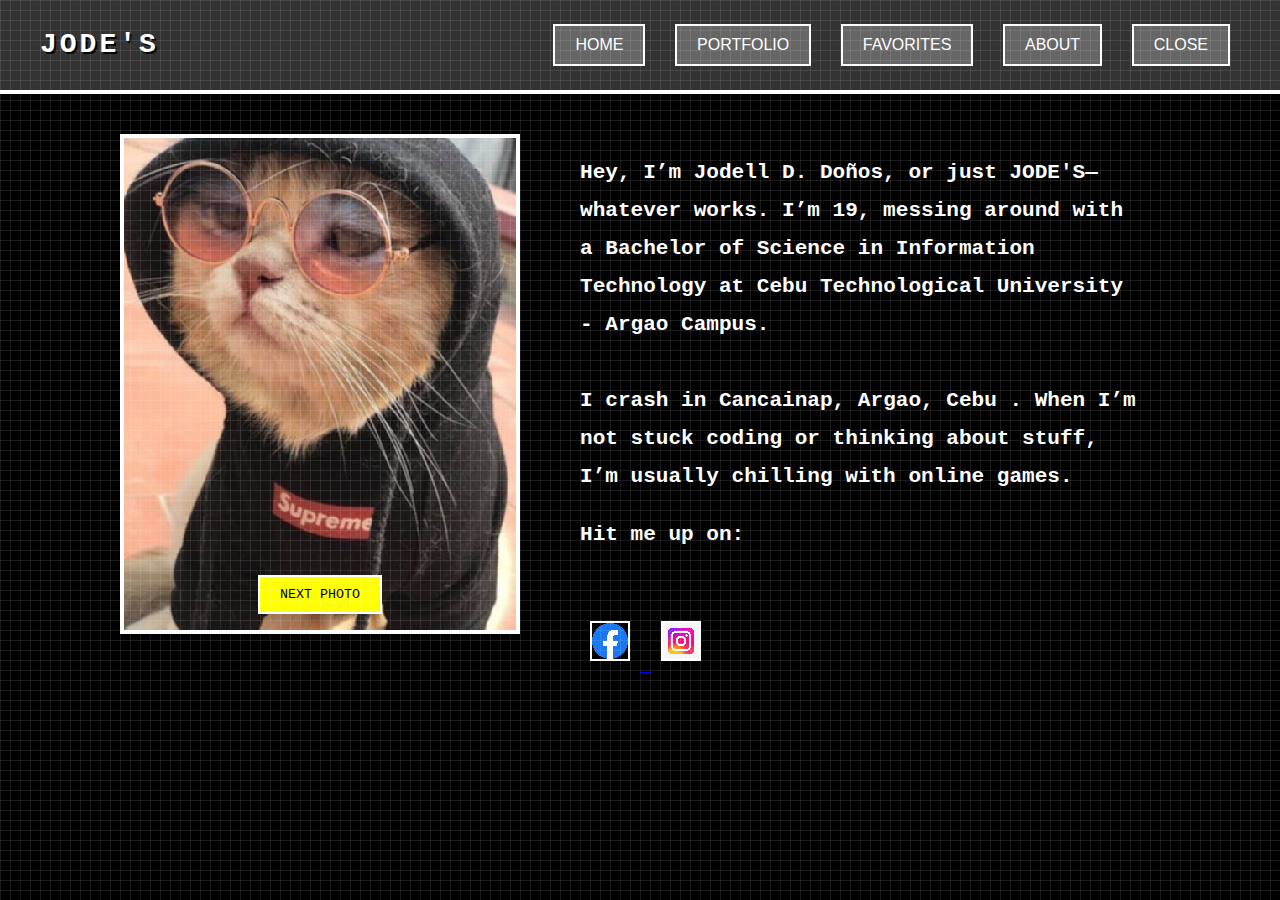
<file: index.html>
<!DOCTYPE html>
<html lang="en">
<head>
    <meta charset="UTF-8">
    <meta name="viewport" content="width=device-width, initial-scale=1.0">
    <title>Doños - Website</title>
    <link rel="stylesheet" href="styles.css">
</head>
<body>
    <!-- Navigation Buttons -->
    <nav class="main-nav">
        <div class="nav-name"><h1>JODE'S</h1></div>
        <div class="main-navs">
            <button onclick="showSection('homepage')">Home</button>
            <button onclick="showSection('portfolio')">Portfolio</button>
            <button onclick="showSection('favorites')">Favorites</button>
            <button onclick="showSection('about')">About</button>
            <button onclick="self.close()">close</button>
        </div>
    </nav>
    <!-- Homepage Section -->
    <section id="homepage">
        <div class="homepage-container">
            <div class="carousel">
                <div class="slides">
                    <img src="pic4.jpg" alt="Profile 1" class="active">
                    <img src="pic1.jpg" alt="Profile 2">
                    <img src="pic3.jpg" alt="Profile 3">
                    <img src="pic4.jpg" alt="Profile 4">
                </div>
                <button class="distribute-btn" onclick="nextSlide()">Next Photo</button>     
            </div>
            <div class="intro">
                <h3>Hey, I’m Jodell D. Doños, or just <strong>JODE'S</strong>—whatever works.
                 I’m 19, messing around with a Bachelor of Science in Information Technology at <strong>
                Cebu Technological University</strong> - Argao Campus.<br>
                <br> I crash in <strong>Cancainap, Argao, Cebu</strong>
                . When I’m not stuck coding or thinking about stuff, I’m usually chilling with online games.</h3>
                <h3>Hit me up on:<br><br></h3>
                <div class="social-links">
                    <a href="https://www.facebook.com/jodell.dejan">
                        <img src="fb.webp" alt="Facebook Logo" class="social-icon">
                    </a>
                    <a href="https://www.instagram.com/jodes_del/">
                        <img src="insta.avif" alt="Instagram Logo" class="social-icon">
                    </a>
                </div>
            </div>
        </div>
    </section>

    <!-- Portfolio Section -->
    <section id="portfolio" class="hidden">
        <h2>Brain Master Challenge</h2>
        <br>
        <p>Pick your Choice</p>
        <div class="challenge-buttons">
            <button onclick="convertCelsiusToFahrenheit()">Temperature Converter</button>
            <button onclick="CompareWord()">The Longer Word</button>
            <button onclick="yourBirthStone()">Know My Birthstone</button>
            <button onclick="BasicMathOps()">Basic Operators</button>
            <button onclick="ComputeAcceleration()">Compute for Acceleration</button>
        </div>
    </section>

    <!-- Favorites Section -->
    <section id="favorites" class="hidden">
        <iframe src="favs.html" width="100%" height="1850px" frameborder="0" scrolling="no" style="display: block;"></iframe>
    </section>

    <!-- About Section -->
    <section id="about" class="hidden"> 
        <div class="about-container"> 
            <div class="about-em">
                <p>Hey, I’m <strong>Jodell D. Doños</strong>—19 years old and charging toward a Bachelor of Science in Information Technology at 
                    <strong>Cebu Technological University - Argao Campus</strong>. I’m rooted in <strong>Cancainap, Argao, Cebu</strong>
                    , and I’m kinda obsessed with tech—think web development, cutting-edge digital trends, and everything that makes the internet tick.<br><br>
                    I’m in my second year, diving deep into programming, information management, networking, and web dev. My school projects? 
                    They’ve sharpened my problem-solving and critical-thinking skills to a razor’s edge.<br><br>
                    I wield a little bit <strong>HTML, CSS, and JavaScript</strong> 
                    like tools of the trade. When I’m not conquering code, I’m dominating online games—my way of passing time and recharging.<br><br>
                    My endgame? To rise as a SSS-Rank software developer, crafting groundbreaking projects that will *shape* the future. I’m relentless—always learning, always surpassing my limits of this fast-moving tech universe.</p>
            </div>
        </div> 
    </section>
    <script>
        function convertCelsiusToFahrenheit() {
            let num1 = parseFloat(prompt("Enter number of Celsius"));
            if (isNaN(num1)){
                alert("Invalid. input a number");
            }
            else{
            let temp_F = (num1 * 1.8 + 32).toFixed(2);
            alert(`${num1}°C converted into ${temp_F}°F`);
            }
        }
        function ComputeAcceleration() {
            let iv = parseFloat(prompt("Enter Initial Velocity in m/s or meter per second"));
            let fv = parseFloat(prompt("Enter Final Velocity in m/s or meter per second"));
            let ct = parseFloat(prompt("Enter Change in time in seconds"));
            if(isNaN(iv)||isNaN(fv)||isNaN(ct)){
            alert("Invalid. Input valid input")
            }
            else{
            let acceleration = ((fv - iv) / ct).toFixed(2);
            alert(`Acceleration is ${acceleration} meters every second.`);    
            }
        }
        function BasicMathOps() {
            let num1 = parseFloat(prompt("Enter First Number"));
            let num2 = parseFloat(prompt("Enter Second Number"));
            let operator = prompt("Choose operator:\nM- Multiplication\nD- Division\nA- Addition\nS- Subtraction").toUpperCase();
            let result;
            switch(operator) {
                case 'M':
                    result = num1 * num2;
                    break;
                case 'D':
                    if (num2 == 0) {
                        result = "Second Number must not be zero or less than 0";
                    } else {
                        result = num1 / num2;
                    }
                    break;
                case 'A':
                    result = num1 + num2;
                    break;
                case 'S':
                    result = num1 - num2;
                    break;
                default:
                    result = "Invalid operator";
                    break;
            }
            if(isNaN(num1)||isNaN(num2)){
                alert("Invalid. Input a valid input")
            }
            else{
            alert(`Result: ${result}`);
            }  
        }
        function yourBirthStone() {
            let month = prompt("Enter your birthmonth (january, february...)").toLowerCase().trim();
            let a;
            switch(month) {
                case "january":
                    a = "Garnet";
                    break;
                case "february":
                    a = "Amethyst";
                    break;
                case "march":
                    a = "Aquamarine";
                    break;
                case "april":
                    a = "Diamond";
                    break;
                case "may":
                    a = "Emerald";
                    break;
                case "june":
                    a = "Alexandrite & Pearl";
                    break;
                case "july":
                    a = "Ruby";
                    break;
                case "august":
                    a = "Peridot";
                    break;
                case "september":
                    a = "Sapphire";
                    break;
                case "october":
                    a = "Opal & Tourmaline";
                    break;
                case "november":
                    a = "Citrine & Topaz";
                    break;
                case "december":
                    a = "Blue Zircon, Turquoise, & Tanzanite";
                    break;
                default:
                    alert("Invalid month input");
                    return;
            }
            alert(`Your Birthstone is ${a}`);
        }
        function CompareWord() {
                let word1 = prompt("Enter first word").trim();
                let word2 = prompt("Enter second word").trim();
                if(!isNaN(word1)||!isNaN(word1)){
                    alert("Invalid. Input a valid input");
                }
                else if (word1.length > word2.length) {
                    alert(`The word "${word1}" is longer than "${word2}".`);
                } else if (word1.length < word2.length) {
                    alert(`The word "${word2}" is longer than "${word1}".`);
                } else{
                    alert(`The words "${word1}" and "${word2}" have equal length.`);
                }
            }
        function showSection(sectionId) {
            document.querySelectorAll('section').forEach(section => {
                section.classList.add('hidden');
            });
            document.getElementById(sectionId).classList.remove('hidden');
        }
        let currentSlide = 0;
        const slides = document.querySelectorAll('.slides img');
        const totalSlides = slides.length;

        function showSlide(index) {
            slides.forEach((slide, i) => {
                slide.classList.remove('active');
                if (i === index) {
                    slide.classList.add('active');
                }
            });
        }
        function nextSlide() {
            currentSlide = (currentSlide + 1) % totalSlides;
            showSlide(currentSlide);
        }
        function startCarousel() {
            setInterval(() => {
                nextSlide();
            }, 1000); 
        }
        document.addEventListener('DOMContentLoaded', () => {
            showSlide(currentSlide);
            startCarousel();
        });
    </script>
</body>
</html>
</file>
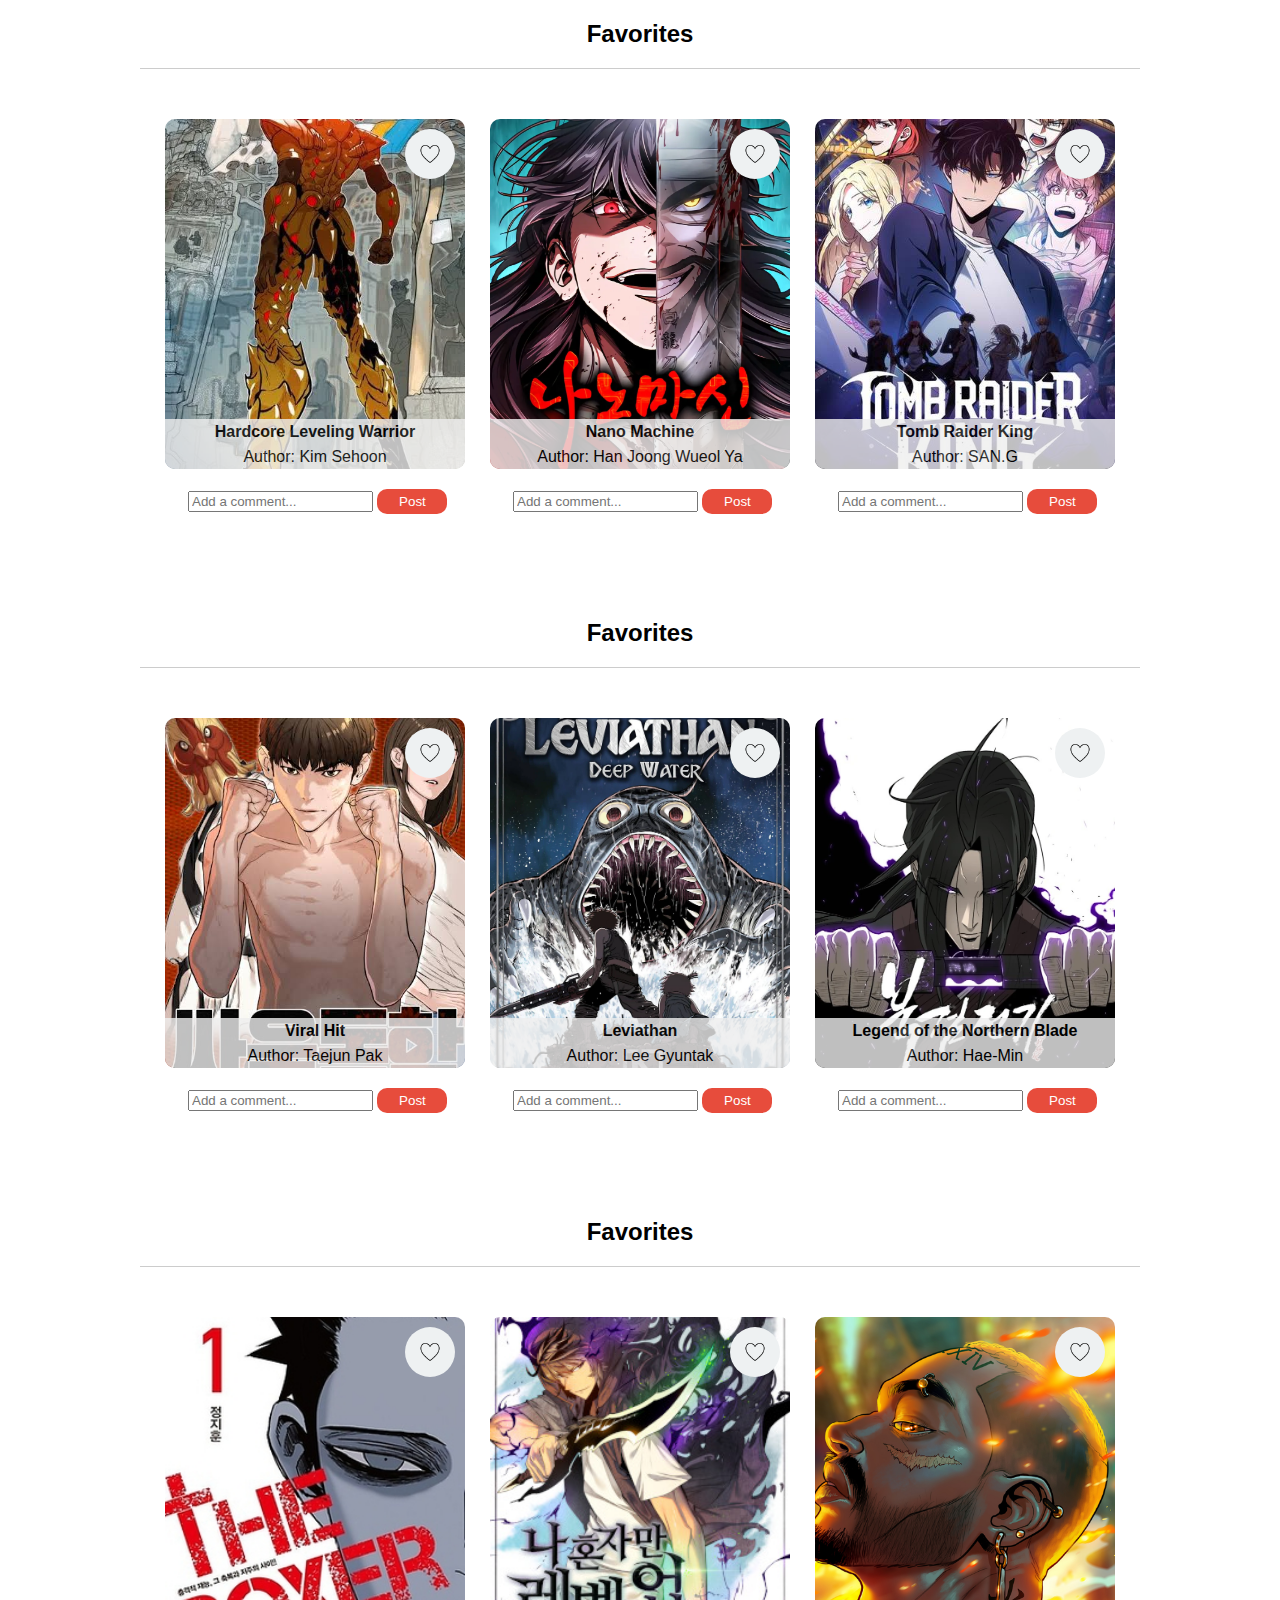
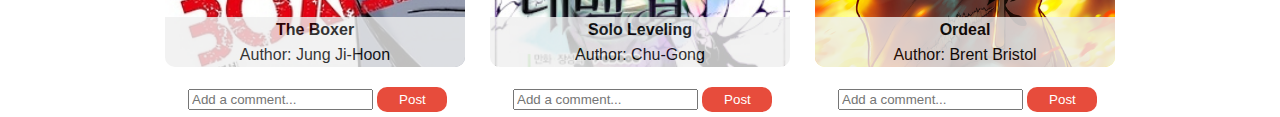
<file: favs.html>
<!DOCTYPE html>
<html>
<head>
    <title>JODE'S GALLERY</title>
    <link rel="stylesheet" href="gallery.css"/> 
</head>
<body>
    <div id="content"> 
        <h2 id="gallery-header">Favorites</h2>
        <div id="art-exhibit"> 
            
            <!-- Artwork items start here -->
            <div id="artwork-1" class="artwork">
                <div class="grey"><span class="boldy">Hardcore Leveling Warrior</span><br>Author: Kim Sehoon</div> 
                <div class="heart1" onclick="toggleLike(this)"><img src="he.png" class="tosmall"></div>
                <div class="comments-section"> 
                    <div class="comments"> 
                        <ul class="comments-list"></ul> </div> 
                    <input type="text" class="comment-input" placeholder="Add a comment...">
                    <button onclick="addComment(this)">Post</button> 
                </div>
            </div>
            
            <!-- Similar structure for other artworks -->
            <div id="artwork-2" class="artwork">
                <div class="grey"><span class="boldy">Nano Machine</span><br>Author: Han Joong Wueol Ya</div> 
                <div class="heart1" onclick="toggleLike(this)"><img src="he.png" class="tosmall"></div>
                <div class="comments-section">
                    <div class="comments"> 
                    <ul class="comments-list"></ul> </div>
                    <input type="text" class="comment-input" placeholder="Add a comment...">
                    <button onclick="addComment(this)">Post</button>
                </div>
            </div>
            
            <div id="artwork-3" class="artwork">
                <div class="grey"><span class="boldy">Tomb Raider King</span><br>Author: SAN.G</div>
                <div class="heart1" onclick="toggleLike(this)"><img src="he.png" class="tosmall"></div>
                <div class="comments-section">
                    <div class="comments"> 
                        <ul class="comments-list"></ul> </div>
                    <input type="text" class="comment-input" placeholder="Add a comment...">
                    <button onclick="addComment(this)">Post</button>
                </div>
            </div>
        </div>

        <h2 id="gallery-header" style="margin-top: 150px;">Favorites</h2> 
        <div id="art-exhibit"> 
            
            <!-- Artwork items start here -->
            <div id="artwork-4" class="artwork">
                <div class="grey"><span class="boldy">Viral Hit</span><br>Author: Taejun Pak</div> 
                <div class="heart1" onclick="toggleLike(this)"><img src="he.png" class="tosmall"></div> 
                <div class="comments-section"> 
                    <div class="comments"> 
                        <ul class="comments-list"></ul> </div> 
                    <input type="text" class="comment-input" placeholder="Add a comment..."> 
                    <button onclick="addComment(this)">Post</button> 
                </div>
            </div>
            
            <!-- Similar structure for other artworks -->
            <div id="artwork-5" class="artwork">
                <div class="grey"><span class="boldy">Leviathan</span><br>Author: Lee Gyuntak</div> 
                <div class="heart1" onclick="toggleLike(this)"><img src="he.png" class="tosmall"></div>
                <div class="comments-section">
                    <div class="comments"> 
                    <ul class="comments-list"></ul> </div>
                    <input type="text" class="comment-input" placeholder="Add a comment...">
                    <button onclick="addComment(this)">Post</button>
                </div>
            </div>
            
            <div id="artwork-6" class="artwork">
                <div class="grey"><span class="boldy">Legend of the Northern Blade</span><br>Author: Hae-Min</div>
                <div class="heart1" onclick="toggleLike(this)"><img src="he.png" class="tosmall"></div>
                <div class="comments-section">
                    <div class="comments"> 
                        <ul class="comments-list"></ul> </div>
                    <input type="text" class="comment-input" placeholder="Add a comment...">
                    <button onclick="addComment(this)">Post</button>
                </div>
            </div>
    </div>

    <h2 id="gallery-header" style="margin-top: 150px;">Favorites</h2> 
        <div id="art-exhibit"> 
            <!-- Artwork items start here -->
            <div id="artwork-7" class="artwork">
                <div class="grey"><span class="boldy">The Boxer</span><br>Author: Jung Ji-Hoon</div> 
                <div class="heart1" onclick="toggleLike(this)"><img src="he.png" class="tosmall"></div> 
                <div class="comments-section">
                    <div class="comments"> 
                        <ul class="comments-list"></ul> </div>
                    <input type="text" class="comment-input" placeholder="Add a comment...">
                    <button onclick="addComment(this)">Post</button>
                </div>
            </div>
            
            <!-- Similar structure for other artworks -->
            <div id="artwork-8" class="artwork">
                <div class="grey"><span class="boldy">Solo Leveling</span><br>Author: Chu-Gong</div> 
                <div class="heart1" onclick="toggleLike(this)"><img src="he.png" class="tosmall"></div>
                <div class="comments-section">
                    <div class="comments"> 
                    <ul class="comments-list"></ul> </div>
                    <input type="text" class="comment-input" placeholder="Add a comment...">
                    <button onclick="addComment(this)">Post</button>
                </div>
            </div>
            
            <div id="artwork-9" class="artwork">
                <div class="grey"><span class="boldy">Ordeal</span><br>Author: Brent Bristol</div>
                <div class="heart1" onclick="toggleLike(this)"><img src="he.png" class="tosmall"></div>
                <div class="comments-section">
                    <div class="comments"> 
                        <ul class="comments-list"></ul> </div>
                    <input type="text" class="comment-input" placeholder="Add a comment...">
                    <button onclick="addComment(this)">Post</button>
                </div>
            </div>
    </div>

    <script>
        function toggleLike(element) {
           
            if (element.style.backgroundColor === "red") {
                element.style.backgroundColor = "#EEF1F2"; 
                element.style = "class= heart1";      
                
            } else {
                element.style.backgroundColor = "red";
            }
        }

        document.querySelectorAll('.comment-input').forEach(input => {
        input.addEventListener('keypress', function(event) {
            if (event.key === 'Enter' || event.keyCode === 13) {
                event.preventDefault(); 
                const postButton = input.nextElementSibling; 
                if (postButton && postButton.tagName === 'BUTTON') {
                    postButton.click(); 
                }
            }
        });
    });
        function addComment(button) {
            let commentInput = button.previousElementSibling;
            let commentText = commentInput.value.trim(); 

            if (commentText !== "") { 
                let commentList = button.parentElement.querySelector(".comments-list");
                let comments = commentList.querySelectorAll("li"); 

                if (comments.length >= 4) {
                    commentList.removeChild(commentList.firstElementChild);
                }

                let newComment = document.createElement("li");
                newComment.textContent = commentText; 

                commentList.appendChild(newComment);

                commentInput.value = "";
            } else {
                alert("Please enter a comment before posting.");
            }
        }
    </script>
</body>
</html>
</file>
<file: styles.css>
* {
    margin: 0;
    padding: 0;
    box-sizing: border-box;
}

/* Pixelated font and base styling */
body {
    font-family: 'Courier New', Courier, monospace;
    background-color: #000;
    color: #fff;
    line-height: 1.8;
}

/* Navigation styling */
.main-nav {
    display: flex;
    justify-content: space-between;
    align-items: center;
    padding: 20px 40px;
    background-color: #333;
    border-bottom: 4px solid #fff;
}

.nav-name h1 {
    font-size: 28px;
    text-transform: uppercase;
    letter-spacing: 3px;
    text-shadow: 2px 2px #000;
}

.main-navs button {
    background-color: #666;
    color: #fff;
    border: 2px solid #fff;
    padding: 10px 20px;
    margin: 0 10px;
    cursor: pointer;
    font-size: 16px;
    text-transform: uppercase;
    image-rendering: pixelated;
    transition: all 0.2s steps(4);
}

.main-navs button:hover {
    background-color: #999;
    transform: translate(2px, 2px);
}

/* Section styling */
section {
    padding: 40px;
}

.hidden {
    display: none;
}

/* Homepage carousel */
.homepage-container {
    display: flex;
    justify-content: center;
    align-items: flex-start;
    gap: 40px;
    max-width: 1200px;
    margin: 0 auto;
}

.carousel {
    position: relative;
    width: 400px;
    height: 500px;
}

.slides {
    position: relative;
    width: 100%;
    height: 100%;
}

.slides img {
    width: 100%;
    height: 100%;
    position: absolute;
    object-fit: cover;
    image-rendering: pixelated;
    border: 4px solid #fff;
    opacity: 0;
    transition: opacity 0.5s ease-in-out;
}

.slides img.active {
    opacity: 1;
}

.distribute-btn {
    position: absolute;
    bottom: 20px;
    left: 50%;
    transform: translateX(-50%);
    background-color: #ff0;
    color: #000;
    border: 2px solid #fff;
    padding: 10px 20px;
    cursor: pointer;
    font-family: 'Courier New', Courier, monospace;
    text-transform: uppercase;
    image-rendering: pixelated;
}

.distribute-btn:hover {
    background-color: #cc0;
}

/* Intro text */
.intro {
    max-width: 600px;
    font-size: 18px;
    text-shadow: 1px 1px #000;
    padding: 20px;
}

.intro h3 {
    margin-bottom: 20px;
}

.social-links img {
    width: 40px;
    height: 40px;
    margin: 10px;
    image-rendering: pixelated;
    border: 2px solid #fff;
}

/* Portfolio section */
#portfolio {
    max-width: 800px;
    margin: 0 auto;
}

#portfolio h2 {
    font-size: 28px;
    text-align: center;
    text-shadow: 2px 2px #000;
    margin-bottom: 30px;
}

.challenge-buttons button {
    display: block;
    width: 250px;
    margin: 15px auto;
    background-color: #00f;
    color: #fff;
    border: 2px solid #fff;
    padding: 12px;
    font-family: 'Courier New', Courier, monospace;
    font-size: 16px;
    text-transform: uppercase;
    cursor: pointer;
    image-rendering: pixelated;
    transition: all 0.2s steps(4);
}

.challenge-buttons button:hover {
    background-color: #009;
    transform: translate(2px, 2px);
}

/* About section */
.about-container {
    max-width: 800px;
    margin: 0 auto;
    font-size: 18px;
    text-shadow: 1px 1px #000;
    padding: 20px;
}

/* Pixel grid overlay */
body::before {
    content: '';
    position: fixed;
    top: 0;
    left: 0;
    width: 100%;
    height: 100%;
    background-image: linear-gradient(rgba(255, 255, 255, 0.1) 1px, transparent 1px),
                      linear-gradient(90deg, rgba(255, 255, 255, 0.1) 1px, transparent 1px);
    background-size: 10px 10px;
    pointer-events: none;
    z-index: 9999;
}
</file>
<file: gallery.css>
body {
    margin: 0px;
    font-family: Arial;
    display: flex;
    justify-content: center;
    
}

#content {
    width: 1000px;
    padding-bottom: 50px;
}

#gallery-header {
    text-align: center;
    border-bottom: 1px solid #cccccc;
    padding-bottom: 20px;
    font-weight: 900;
}

#art-exhibit {
    row-gap: 100px;
    width: 100%;
    display: flex;
    flex-wrap: wrap;
    justify-content: space-evenly;
    align-items: center;
}


.artwork {
    width: 300px;
    height: 350px;
    background-color: #efefef;
    margin-top: 30px;
    background-size: cover;
    background-position: center;
    background-repeat: no-repeat;
    cursor: pointer;
    border-radius: 10px;
}

.artwork button {
    background-color:  #e74c3c;
    color: white;
    border: #e74c3c;
    height: 25px;
    width: 70px;
    border-radius: 10px;
    cursor: pointer;
}
.artwork button:hover {
    border: #c0392b;
}


#artwork-1 {
    background-image: url('fav1.webp');
}



#artwork-2 {
    background-image: url('fav2.webp');
}

#artwork-3 {
    background-image: url('fav3.jpg');
}

#artwork-4 {
    background-image: url('fav4.jpeg');
}

#artwork-5 {
    background-image: url('fav6.webp');
}

#artwork-6 {
    background-image: url('fav7.webp');
}

#artwork-7 {
    background-image: url('fav5.jpeg');
}

#artwork-8 {
    background-image: url('fav8.jpg');
}

#artwork-9 {
    background-image: url('fav9.jpg');
}

.heart1 {
    background-color: #EEF1F2;
    background-size: 50px 50px;
    width: 50px;
    height: 50px;
    position: relative;
    top: -40px;
    left: 240px; 
    z-index: 5;
    border-radius: 50%;
    line-height: 68px;
    text-align: center;
}


.tosmall{
width: 28px;
height: 28px;
}

.comment-list {
    margin-top: -200px;
}

.comments-list li {
    padding: 5px 0;
    border-bottom: 1px solid #eee;
    font-size: 0.9em;
    color: #333;
    transition: opacity 0.3s ease;
}

.comments-list li.fade-out {
    opacity: 0;
}



.heart1:hover{
background-color: #A3ACE4;
cursor: pointer;
}

.heart1::after{
    background-color: #A3ACE4;
    cursor: pointer;
    }

    


.grey{
background-color: #EFEFEF;
position: relative;
width: 300px;
height: 50px;  
top: 300px;
left:0px;
z-index: 6;  
opacity: 80%;
text-align: center;
line-height: 25px;
border-radius: 0 0 10px 10px;
}


.boldy {
font-weight: 800;
}



.comments-section {
 position: absolute;
 margin-top: 270px;
 margin-left: 23px;
}
.comments {
    margin-top: 10px;
    margin-left: -20px;
    position: absolute;
    color: black;
    
   
}
.comments ul {
    list-style: none;

}
</file>
